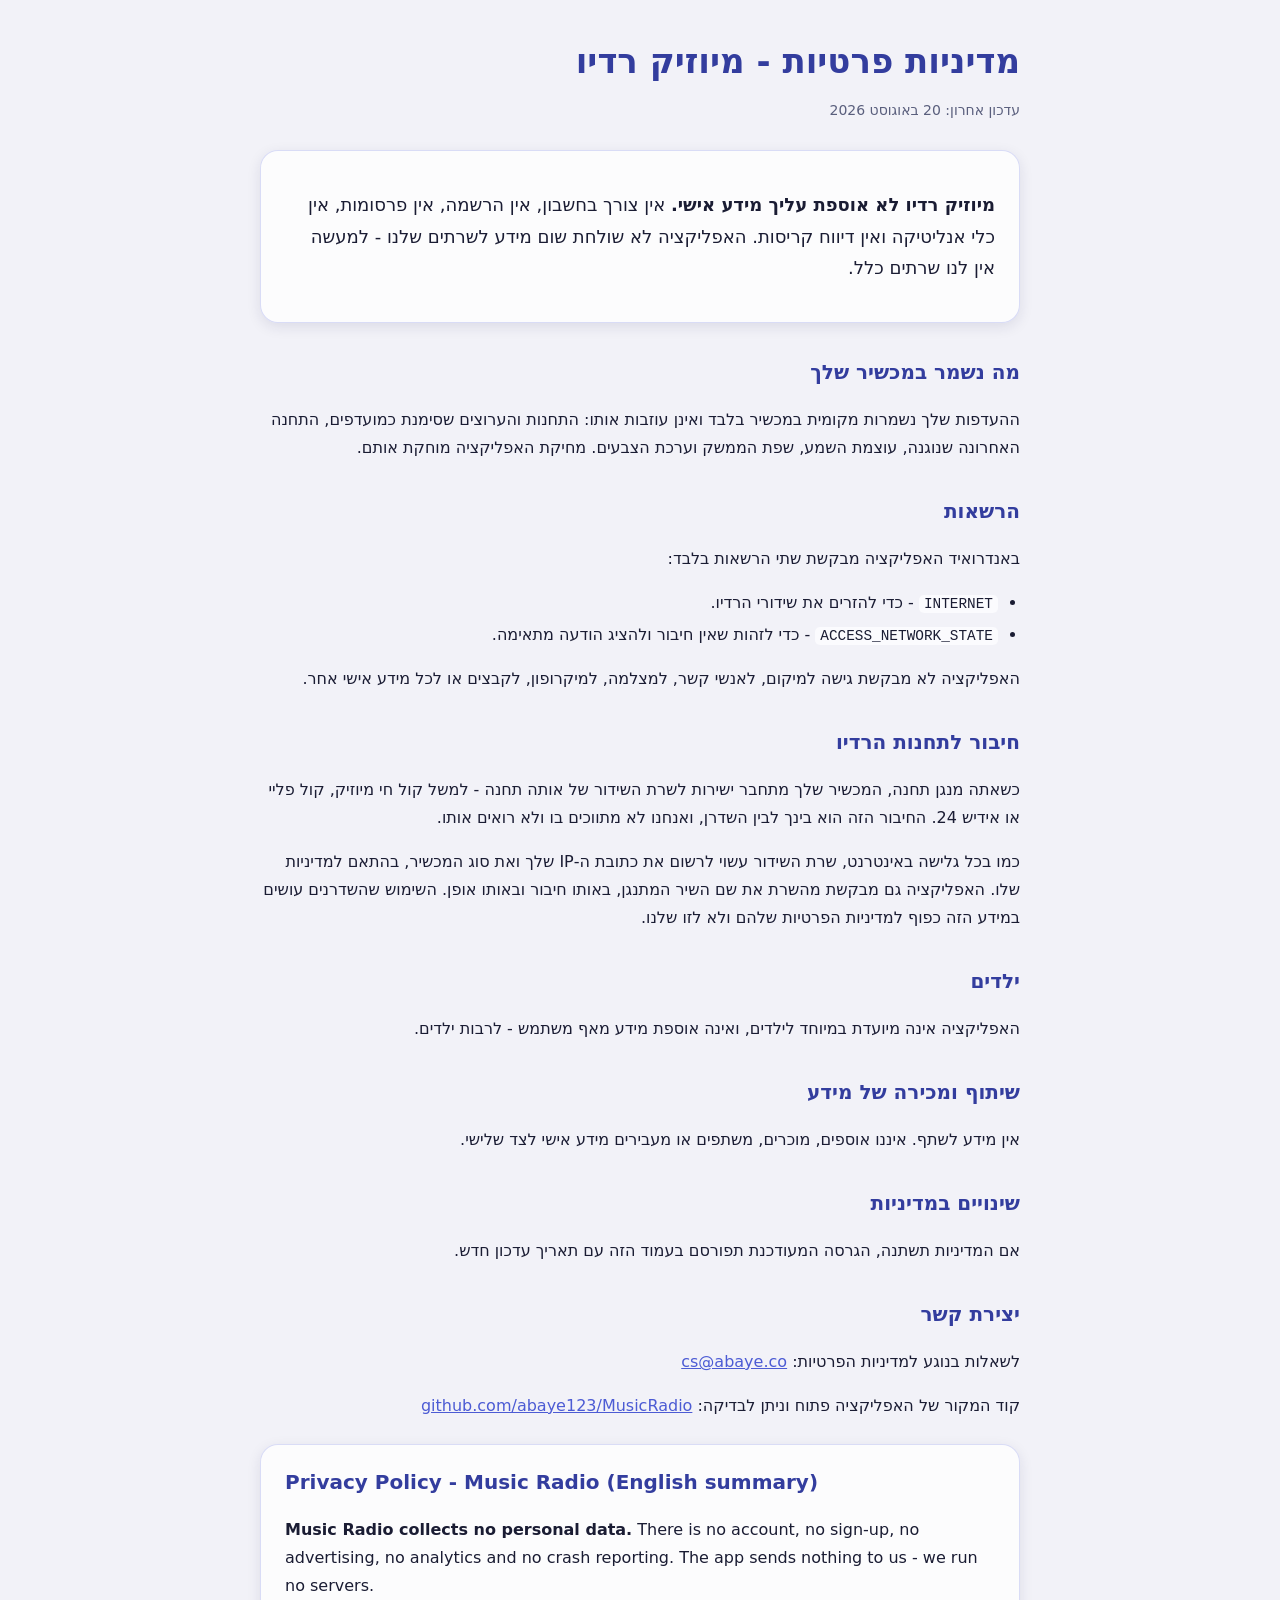
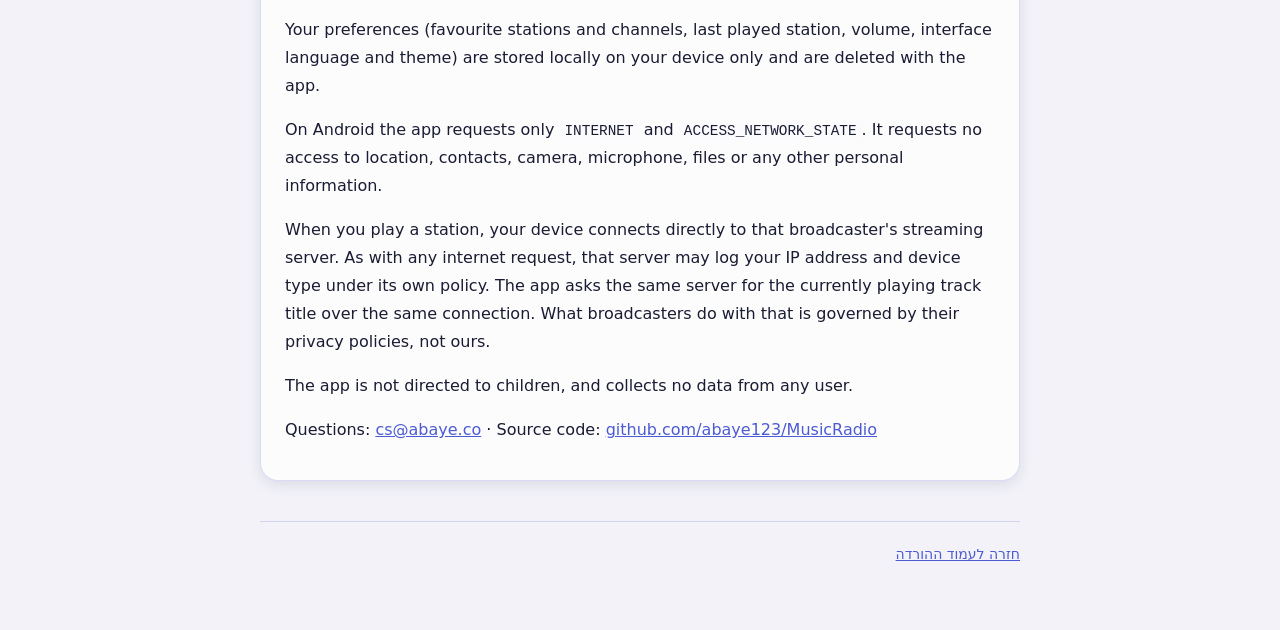
<file: musicradio/website/privacy.html>
<!DOCTYPE html>
<html lang="he" dir="rtl">
<head>
<meta charset="utf-8" />
<meta name="viewport" content="width=device-width, initial-scale=1" />
<title>מיוזיק רדיו | מדיניות פרטיות</title>
<meta name="description" content="מדיניות הפרטיות של מיוזיק רדיו - האפליקציה לא אוספת מידע אישי, לא דורשת חשבון ולא כוללת פרסומות." />
<link rel="icon" href="AppIcon.png" />

<style>
  :root {
    /* Same tokens as index.html, kept in step with it by hand. */
    --brand-900: #1b2050;
    --brand-700: #333d9e;
    --brand-500: #4c5bd4;
    --brand-300: #9aa3ee;

    --paper: #f2f2f8;
    --paper-soft: #fbfbfe;
    --ink: #1a1c33;
    --ink-soft: #5a5f7d;

    --card: rgba(255, 255, 255, 0.74);
    --card-border: rgba(76, 91, 212, 0.20);
    --shadow-sm: 0 4px 14px rgba(27, 32, 80, 0.10);
    --radius-lg: 18px;

    --font: "Segoe UI Variable", "Segoe UI", "Assistant", "Rubik",
            system-ui, -apple-system, "Helvetica Neue", Arial, sans-serif;
  }

  @media (prefers-color-scheme: dark) {
    :root {
      --paper: #101227;
      --paper-soft: #171a35;
      --ink: #eceefb;
      --ink-soft: #a8adcf;
      --card: rgba(26, 30, 62, 0.66);
      --card-border: rgba(107, 120, 224, 0.26);
      --shadow-sm: 0 4px 14px rgba(0, 0, 0, 0.32);
    }
  }

  * { box-sizing: border-box; }
  html, body { margin: 0; padding: 0; }

  body {
    font-family: var(--font);
    background: var(--paper);
    color: var(--ink);
    line-height: 1.75;
    padding: 32px 20px 64px;
  }

  main { max-width: 760px; margin: 0 auto; }

  h1 {
    font-size: clamp(26px, 5vw, 34px);
    color: var(--brand-700);
    margin: 0 0 6px;
  }

  h2 {
    font-size: 20px;
    color: var(--brand-700);
    margin: 32px 0 8px;
  }

  @media (prefers-color-scheme: dark) {
    h1, h2 { color: var(--brand-300); }
  }

  .updated { color: var(--ink-soft); font-size: 14px; margin: 0 0 28px; }

  .card {
    background: var(--card);
    border: 1px solid var(--card-border);
    border-radius: var(--radius-lg);
    box-shadow: var(--shadow-sm);
    padding: 20px 24px;
    margin: 24px 0;
  }

  .lede { font-size: 18px; }

  ul { padding-inline-start: 22px; margin: 8px 0; }
  li { margin: 4px 0; }

  a { color: var(--brand-500); }
  @media (prefers-color-scheme: dark) { a { color: var(--brand-300); } }

  code {
    font-family: "Cascadia Code", Consolas, monospace;
    font-size: 0.9em;
    background: var(--paper-soft);
    padding: 1px 5px;
    border-radius: 5px;
  }

  footer {
    margin-top: 40px;
    padding-top: 20px;
    border-top: 1px solid var(--card-border);
    color: var(--ink-soft);
    font-size: 14px;
  }

  .en { direction: ltr; text-align: left; }
</style>
</head>
<body>
<main>

  <h1>מדיניות פרטיות - מיוזיק רדיו</h1>
  <p class="updated">עדכון אחרון: 20 באוגוסט 2026</p>

  <div class="card">
    <p class="lede">
      <strong>מיוזיק רדיו לא אוספת עליך מידע אישי.</strong>
      אין צורך בחשבון, אין הרשמה, אין פרסומות, אין כלי אנליטיקה ואין דיווח קריסות.
      האפליקציה לא שולחת שום מידע לשרתים שלנו - למעשה אין לנו שרתים כלל.
    </p>
  </div>

  <h2>מה נשמר במכשיר שלך</h2>
  <p>
    ההעדפות שלך נשמרות מקומית במכשיר בלבד ואינן עוזבות אותו: התחנות והערוצים שסימנת
    כמועדפים, התחנה האחרונה שנוגנה, עוצמת השמע, שפת הממשק וערכת הצבעים.
    מחיקת האפליקציה מוחקת אותם.
  </p>

  <h2>הרשאות</h2>
  <p>באנדרואיד האפליקציה מבקשת שתי הרשאות בלבד:</p>
  <ul>
    <li><code>INTERNET</code> - כדי להזרים את שידורי הרדיו.</li>
    <li><code>ACCESS_NETWORK_STATE</code> - כדי לזהות שאין חיבור ולהציג הודעה מתאימה.</li>
  </ul>
  <p>
    האפליקציה לא מבקשת גישה למיקום, לאנשי קשר, למצלמה, למיקרופון, לקבצים או לכל מידע אישי אחר.
  </p>

  <h2>חיבור לתחנות הרדיו</h2>
  <p>
    כשאתה מנגן תחנה, המכשיר שלך מתחבר ישירות לשרת השידור של אותה תחנה - למשל
    קול חי מיוזיק, קול פליי או אידיש 24. החיבור הזה הוא בינך לבין השדרן, ואנחנו לא
    מתווכים בו ולא רואים אותו.
  </p>
  <p>
    כמו בכל גלישה באינטרנט, שרת השידור עשוי לרשום את כתובת ה-IP שלך ואת סוג
    המכשיר, בהתאם למדיניות שלו. האפליקציה גם מבקשת מהשרת את שם השיר המתנגן,
    באותו חיבור ובאותו אופן. השימוש שהשדרנים עושים במידע הזה כפוף למדיניות הפרטיות
    שלהם ולא לזו שלנו.
  </p>

  <h2>ילדים</h2>
  <p>
    האפליקציה אינה מיועדת במיוחד לילדים, ואינה אוספת מידע מאף משתמש - לרבות ילדים.
  </p>

  <h2>שיתוף ומכירה של מידע</h2>
  <p>
    אין מידע לשתף. איננו אוספים, מוכרים, משתפים או מעבירים מידע אישי לצד שלישי.
  </p>

  <h2>שינויים במדיניות</h2>
  <p>
    אם המדיניות תשתנה, הגרסה המעודכנת תפורסם בעמוד הזה עם תאריך עדכון חדש.
  </p>

  <h2>יצירת קשר</h2>
  <p>
    לשאלות בנוגע למדיניות הפרטיות:
    <a href="mailto:cs@abaye.co">cs@abaye.co</a>
  </p>
  <p>
    קוד המקור של האפליקציה פתוח וניתן לבדיקה:
    <a href="https://github.com/abaye123/MusicRadio">github.com/abaye123/MusicRadio</a>
  </p>

  <div class="card en" lang="en">
    <h2 style="margin-top:0">Privacy Policy - Music Radio (English summary)</h2>
    <p>
      <strong>Music Radio collects no personal data.</strong> There is no account, no sign-up,
      no advertising, no analytics and no crash reporting. The app sends nothing to us - we run
      no servers.
    </p>
    <p>
      Your preferences (favourite stations and channels, last played station, volume, interface
      language and theme) are stored locally on your device only and are deleted with the app.
    </p>
    <p>
      On Android the app requests only <code>INTERNET</code> and <code>ACCESS_NETWORK_STATE</code>.
      It requests no access to location, contacts, camera, microphone, files or any other personal
      information.
    </p>
    <p>
      When you play a station, your device connects directly to that broadcaster's streaming
      server. As with any internet request, that server may log your IP address and device type
      under its own policy. The app asks the same server for the currently playing track title over
      the same connection. What broadcasters do with that is governed by their privacy policies,
      not ours.
    </p>
    <p>
      The app is not directed to children, and collects no data from any user.
    </p>
    <p>
      Questions: <a href="mailto:cs@abaye.co">cs@abaye.co</a> ·
      Source code: <a href="https://github.com/abaye123/MusicRadio">github.com/abaye123/MusicRadio</a>
    </p>
  </div>

  <footer>
    <a href="./">חזרה לעמוד ההורדה</a>
  </footer>

</main>
</body>
</html>
</file>
